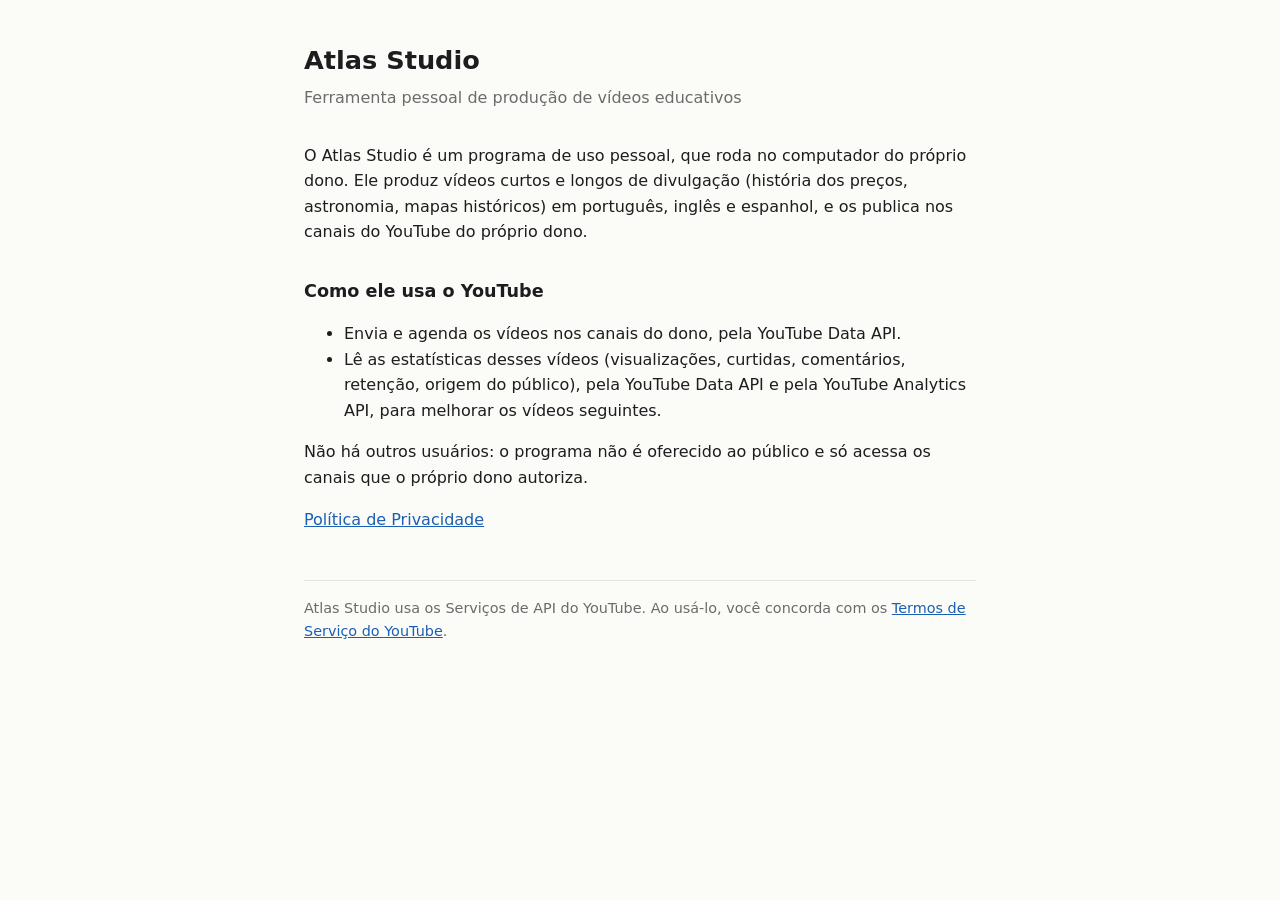
<file: index.html>
<!doctype html>
<html lang="pt-BR">
<head><meta charset="utf-8"><meta name="viewport" content="width=device-width,initial-scale=1">
<title>Atlas Studio</title><link rel="stylesheet" href="estilo.css"></head>
<body>
<h1>Atlas Studio</h1>
<p class="sub">Ferramenta pessoal de produção de vídeos educativos</p>
<p>O Atlas Studio é um programa de uso pessoal, que roda no computador do próprio dono. Ele produz vídeos curtos e longos de divulgação
(história dos preços, astronomia, mapas históricos) em português, inglês e espanhol, e os publica nos canais do YouTube do próprio dono.</p>
<h2>Como ele usa o YouTube</h2>
<ul>
<li>Envia e agenda os vídeos nos canais do dono, pela YouTube Data API.</li>
<li>Lê as estatísticas desses vídeos (visualizações, curtidas, comentários, retenção, origem do público), pela YouTube Data API e pela
YouTube Analytics API, para melhorar os vídeos seguintes.</li>
</ul>
<p>Não há outros usuários: o programa não é oferecido ao público e só acessa os canais que o próprio dono autoriza.</p>
<p><a href="privacidade.html">Política de Privacidade</a></p>
<footer>Atlas Studio usa os Serviços de API do YouTube. Ao usá-lo, você concorda com os
<a href="https://www.youtube.com/t/terms">Termos de Serviço do YouTube</a>.</footer>
</body></html>
</file>
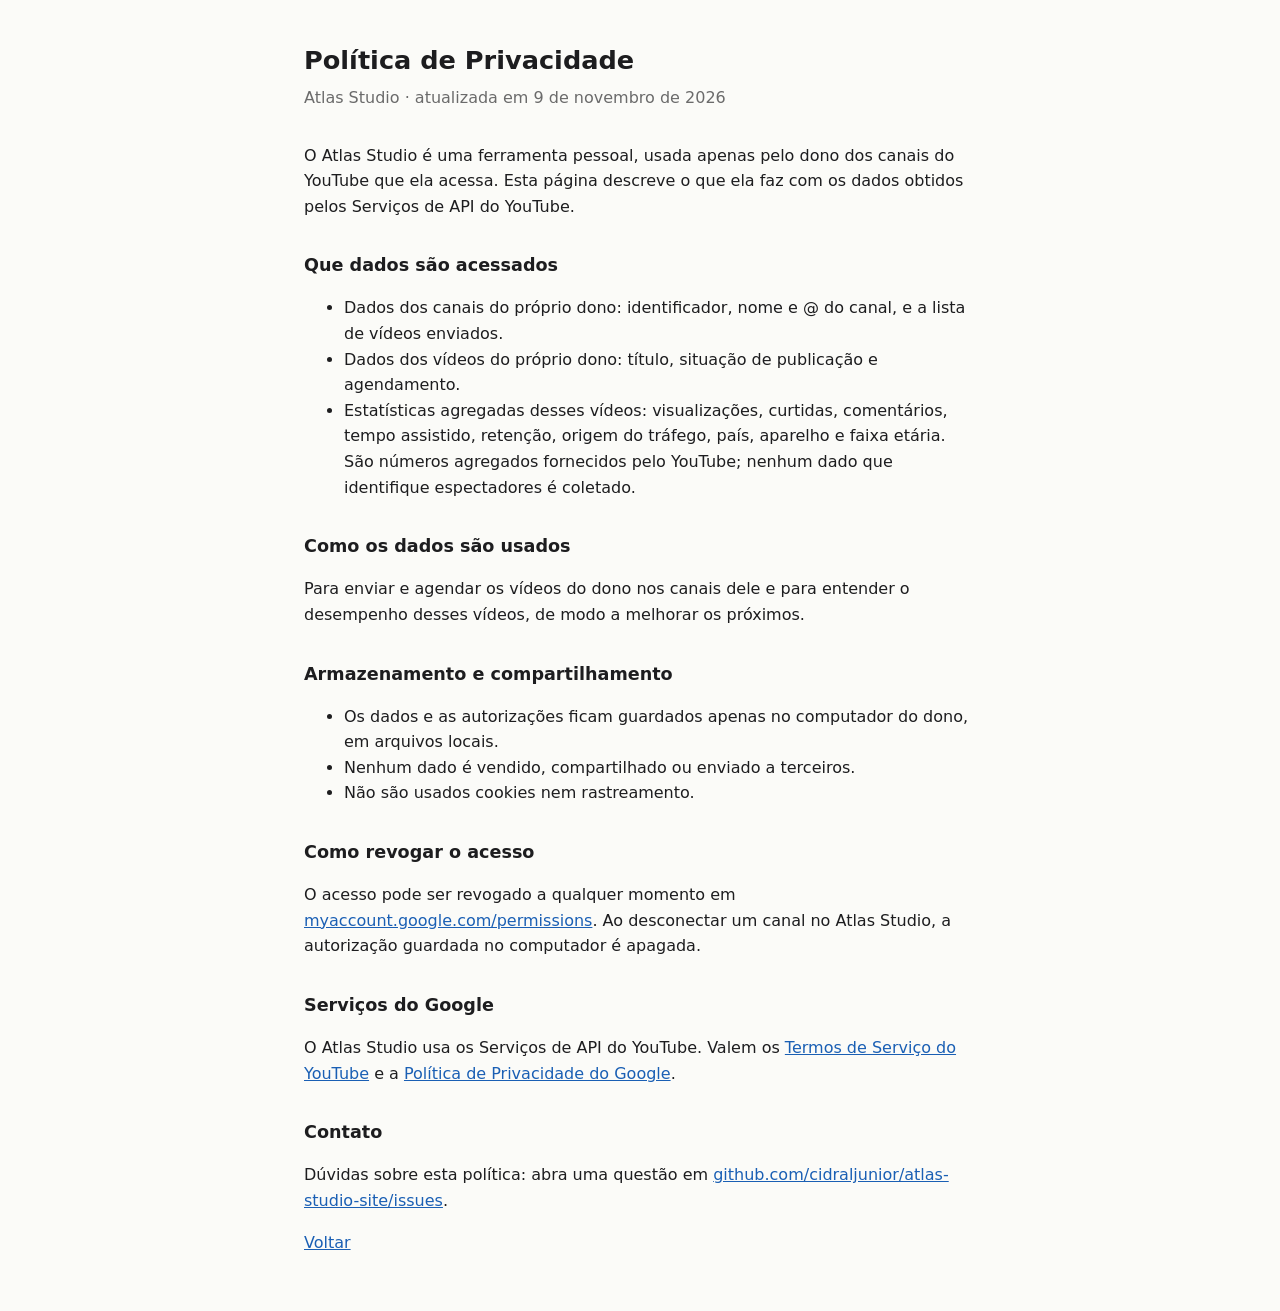
<file: privacidade.html>
<!doctype html>
<html lang="pt-BR">
<head><meta charset="utf-8"><meta name="viewport" content="width=device-width,initial-scale=1">
<title>Atlas Studio — Política de Privacidade</title><link rel="stylesheet" href="estilo.css"></head>
<body>
<h1>Política de Privacidade</h1>
<p class="sub">Atlas Studio · atualizada em 9 de novembro de 2026</p>
<p>O Atlas Studio é uma ferramenta pessoal, usada apenas pelo dono dos canais do YouTube que ela acessa. Esta página descreve o que ela
faz com os dados obtidos pelos Serviços de API do YouTube.</p>
<h2>Que dados são acessados</h2>
<ul>
<li>Dados dos canais do próprio dono: identificador, nome e @ do canal, e a lista de vídeos enviados.</li>
<li>Dados dos vídeos do próprio dono: título, situação de publicação e agendamento.</li>
<li>Estatísticas agregadas desses vídeos: visualizações, curtidas, comentários, tempo assistido, retenção, origem do tráfego, país,
aparelho e faixa etária. São números agregados fornecidos pelo YouTube; nenhum dado que identifique espectadores é coletado.</li>
</ul>
<h2>Como os dados são usados</h2>
<p>Para enviar e agendar os vídeos do dono nos canais dele e para entender o desempenho desses vídeos, de modo a melhorar os próximos.</p>
<h2>Armazenamento e compartilhamento</h2>
<ul>
<li>Os dados e as autorizações ficam guardados apenas no computador do dono, em arquivos locais.</li>
<li>Nenhum dado é vendido, compartilhado ou enviado a terceiros.</li>
<li>Não são usados cookies nem rastreamento.</li>
</ul>
<h2>Como revogar o acesso</h2>
<p>O acesso pode ser revogado a qualquer momento em
<a href="https://myaccount.google.com/permissions">myaccount.google.com/permissions</a>. Ao desconectar um canal no Atlas Studio, a
autorização guardada no computador é apagada.</p>
<h2>Serviços do Google</h2>
<p>O Atlas Studio usa os Serviços de API do YouTube. Valem os <a href="https://www.youtube.com/t/terms">Termos de Serviço do YouTube</a> e a
<a href="https://policies.google.com/privacy">Política de Privacidade do Google</a>.</p>
<h2>Contato</h2>
<p>Dúvidas sobre esta política: abra uma questão em
<a href="https://github.com/cidraljunior/atlas-studio-site/issues">github.com/cidraljunior/atlas-studio-site/issues</a>.</p>
<p><a href="index.html">Voltar</a></p>
</body></html>
</file>
<file: estilo.css>
body{font:16px/1.6 -apple-system,system-ui,"Segoe UI",sans-serif;max-width:42rem;margin:0 auto;padding:2.5rem 1.25rem;color:#1d1d1f;background:#fbfbf8}
h1{font-size:1.6rem;margin:0 0 .25rem}h2{font-size:1.1rem;margin-top:2rem}
.sub{color:#6b6b6b;margin:0 0 2rem}a{color:#1a5fb4}
footer{margin-top:3rem;font-size:.9rem;color:#6b6b6b;border-top:1px solid #e3e3df;padding-top:1rem}
@media (prefers-color-scheme:dark){body{background:#151515;color:#eaeaea}a{color:#8ab4f8}footer{border-color:#333}}
</file>
